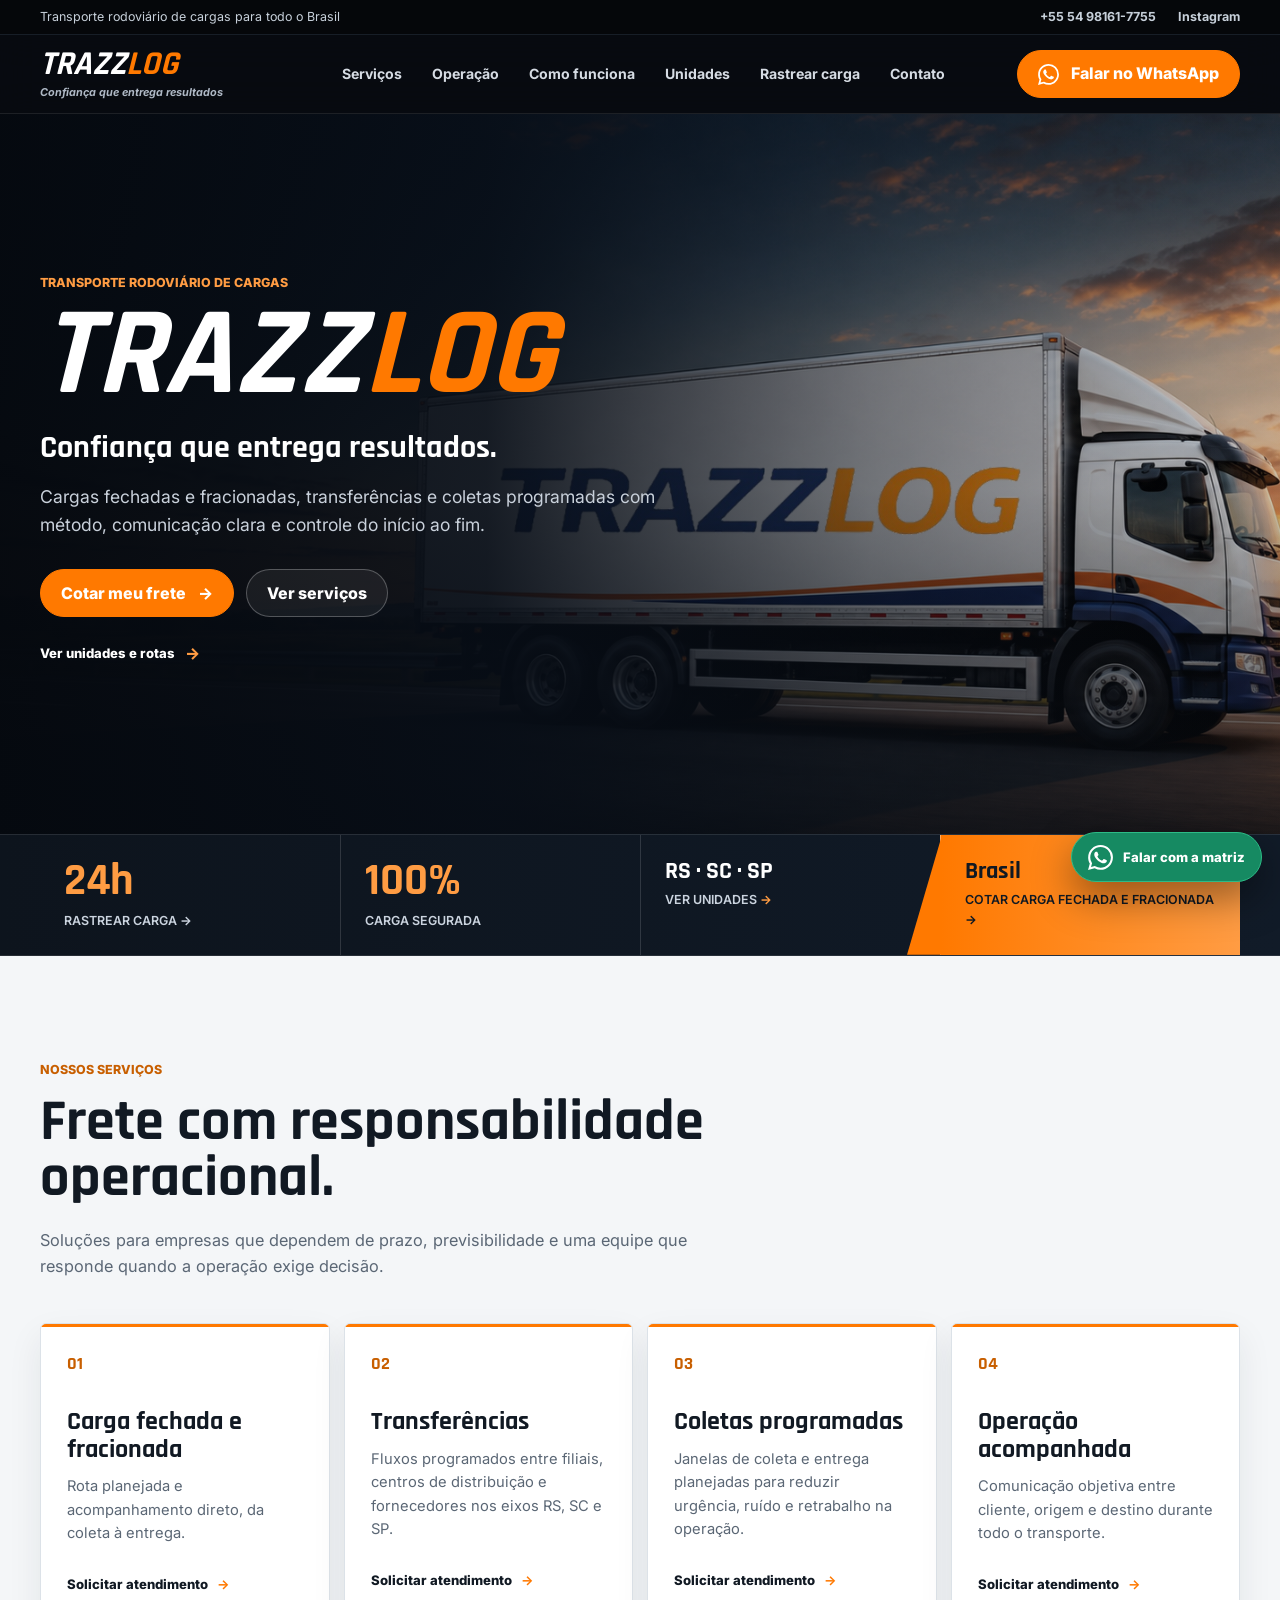
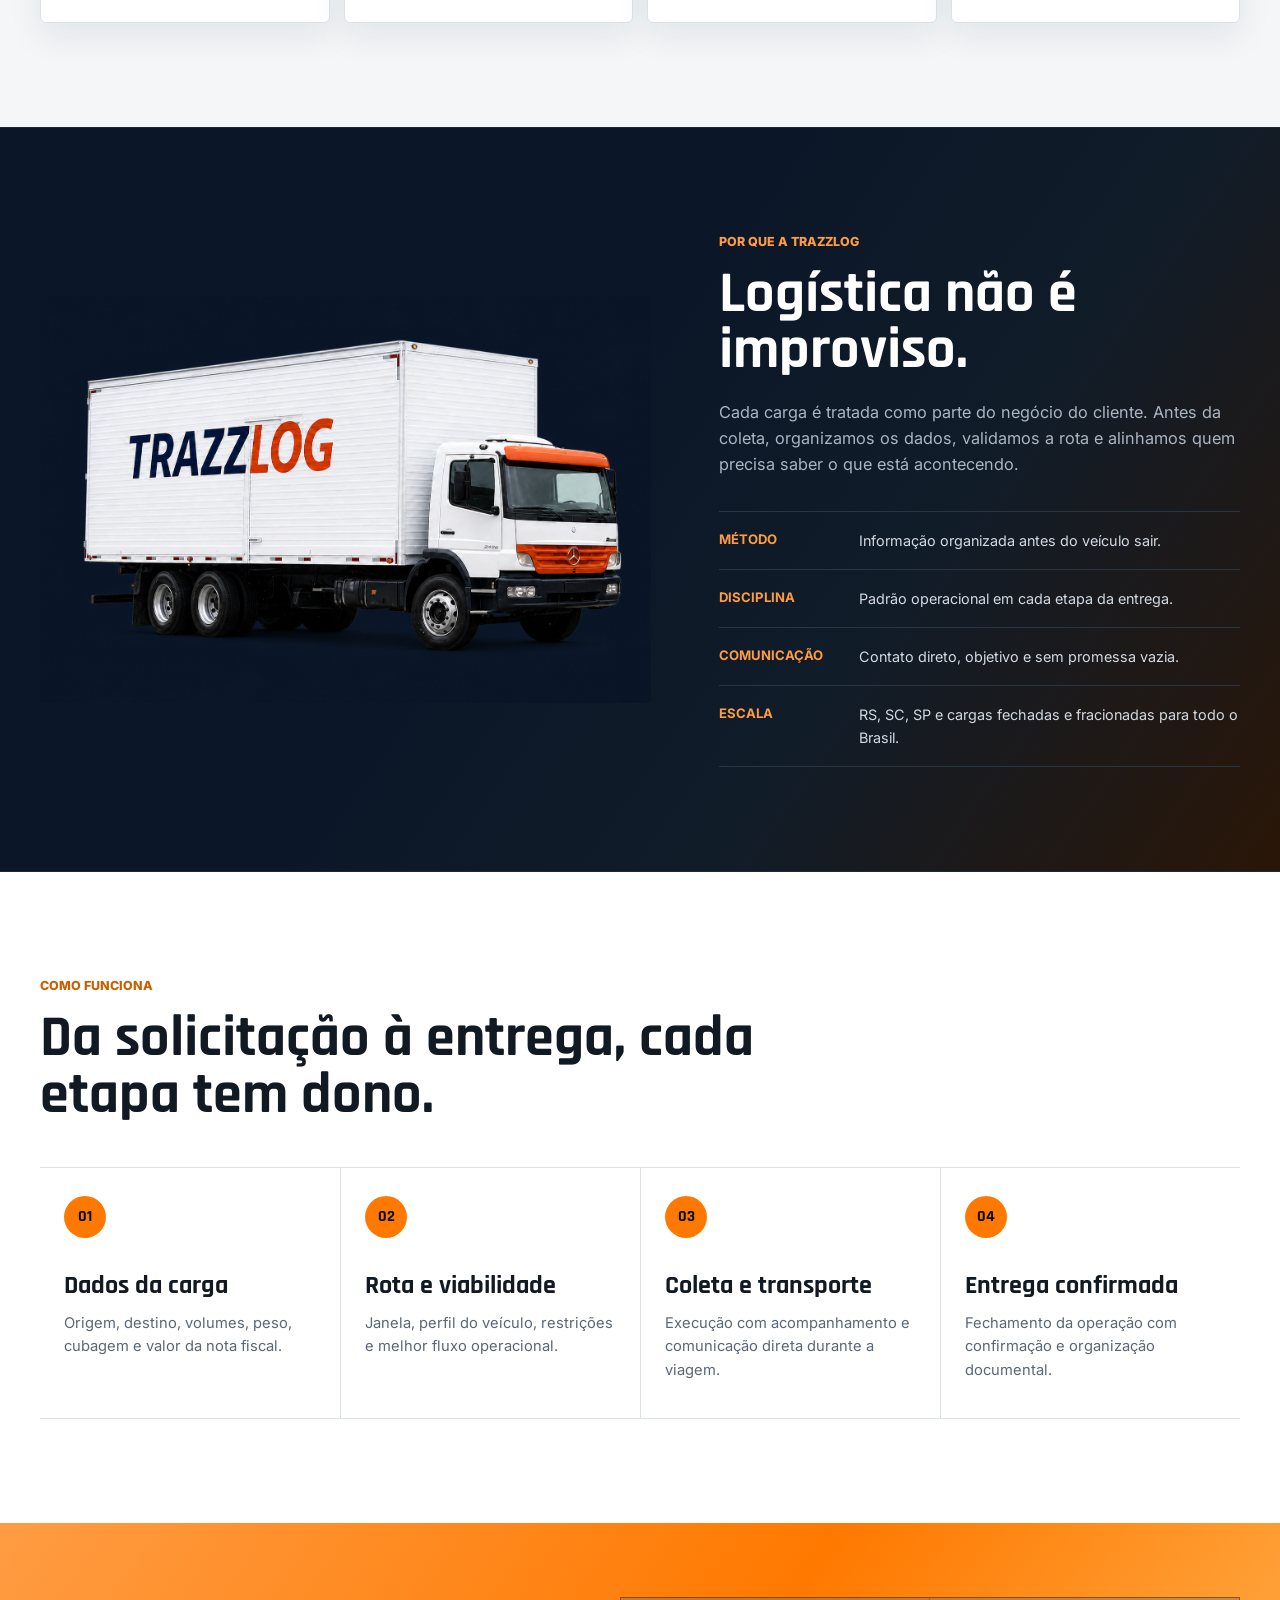
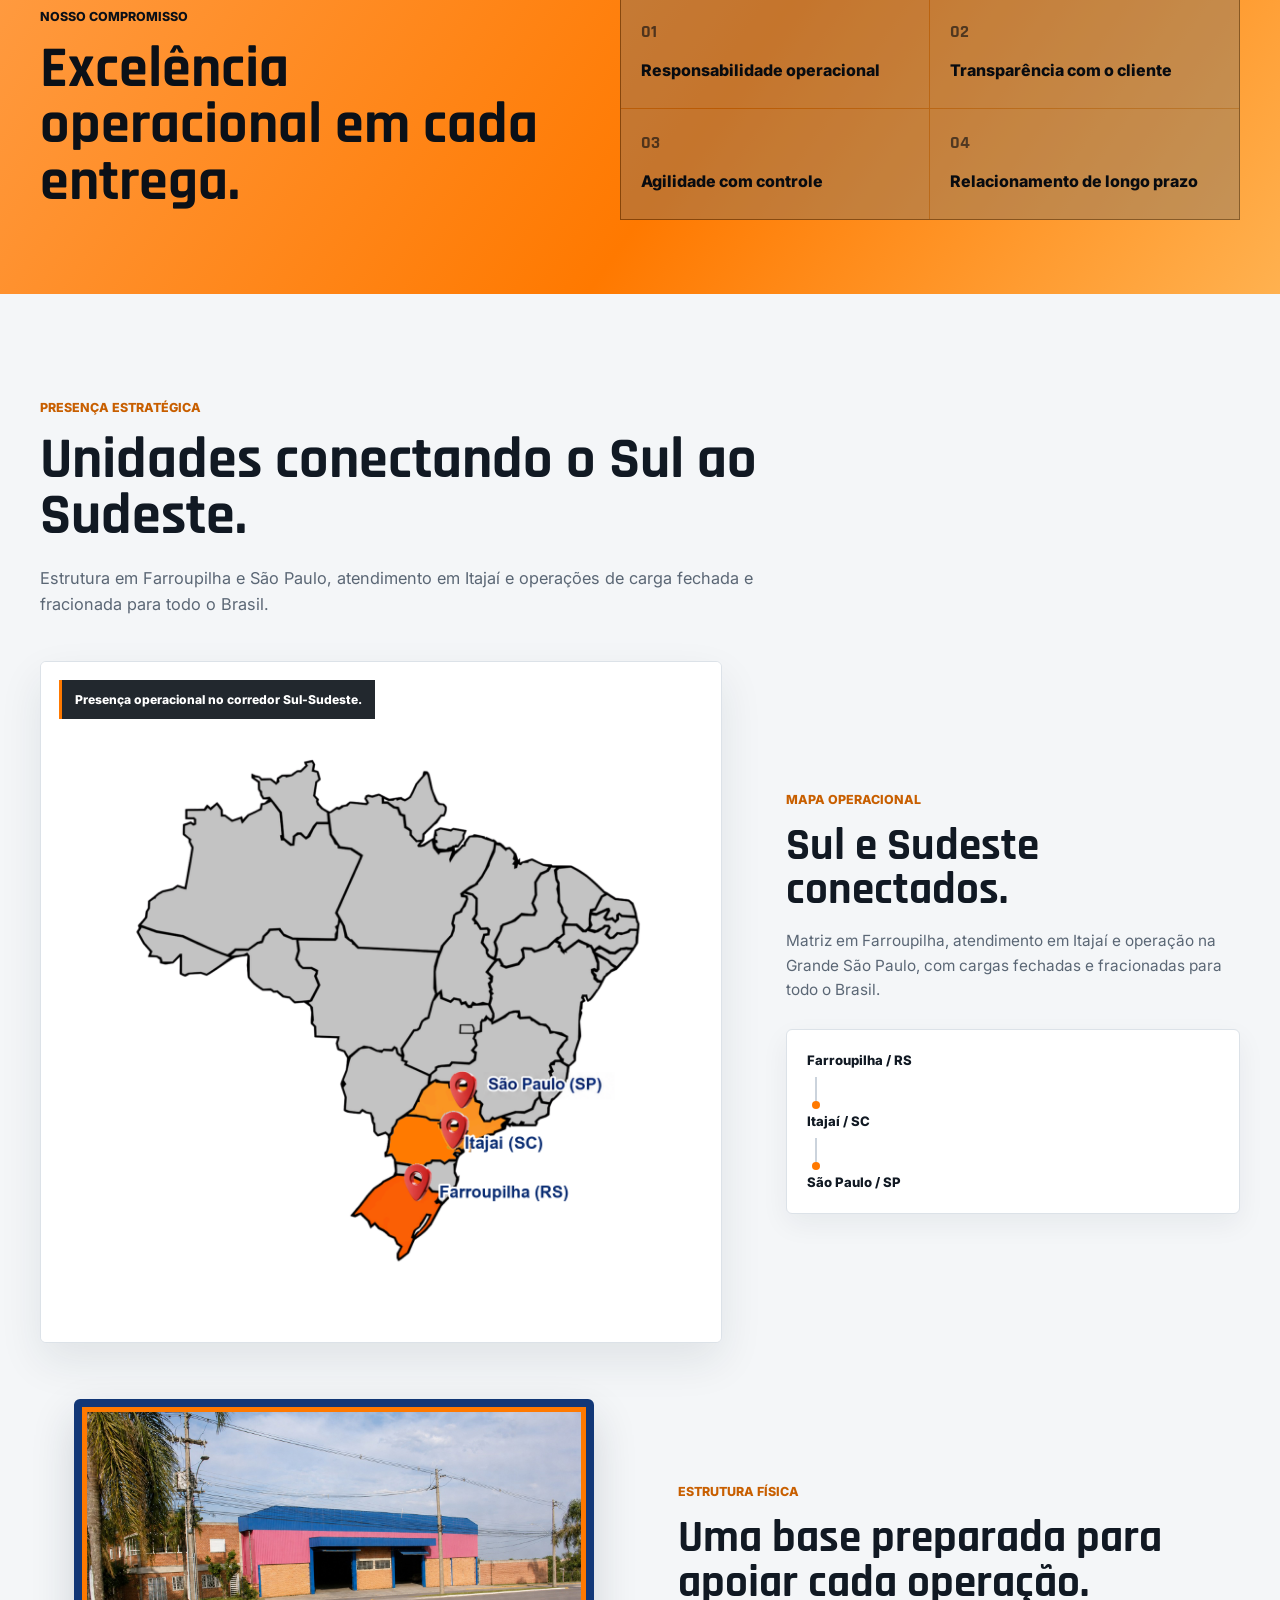
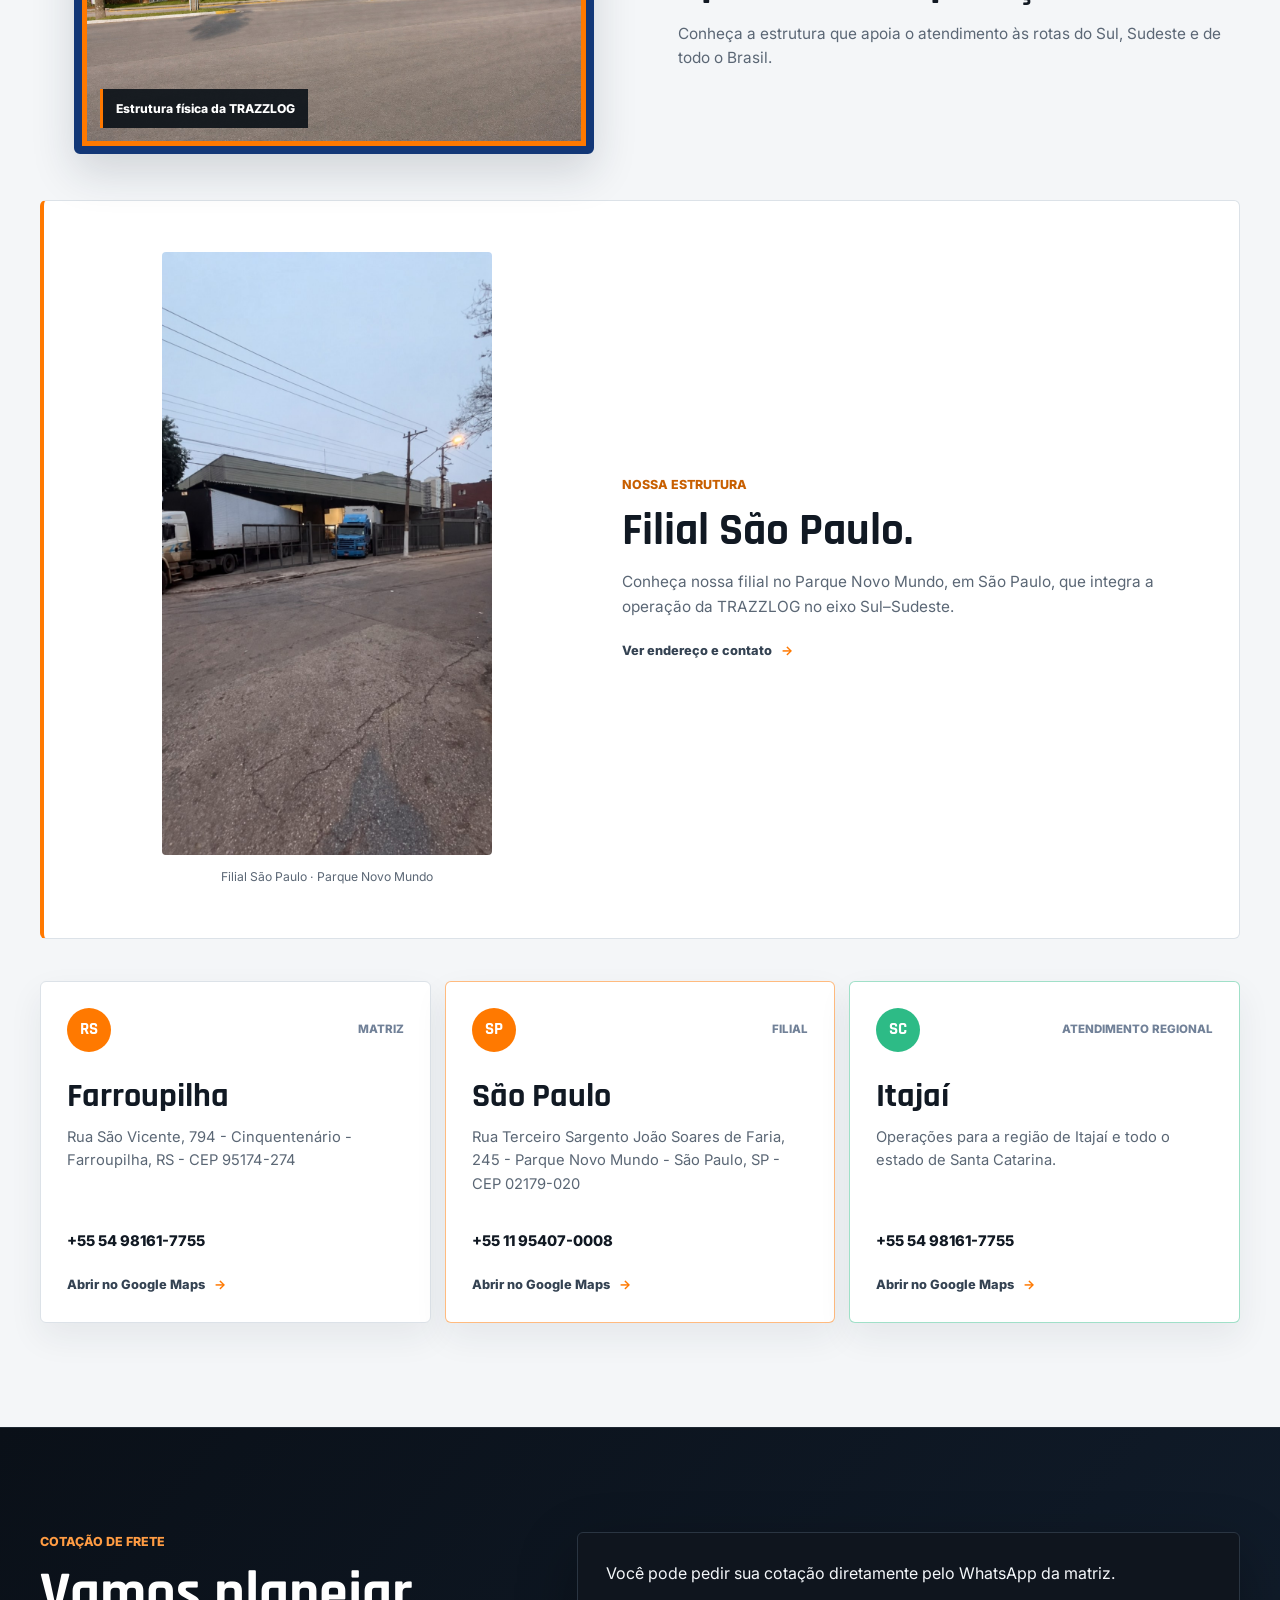
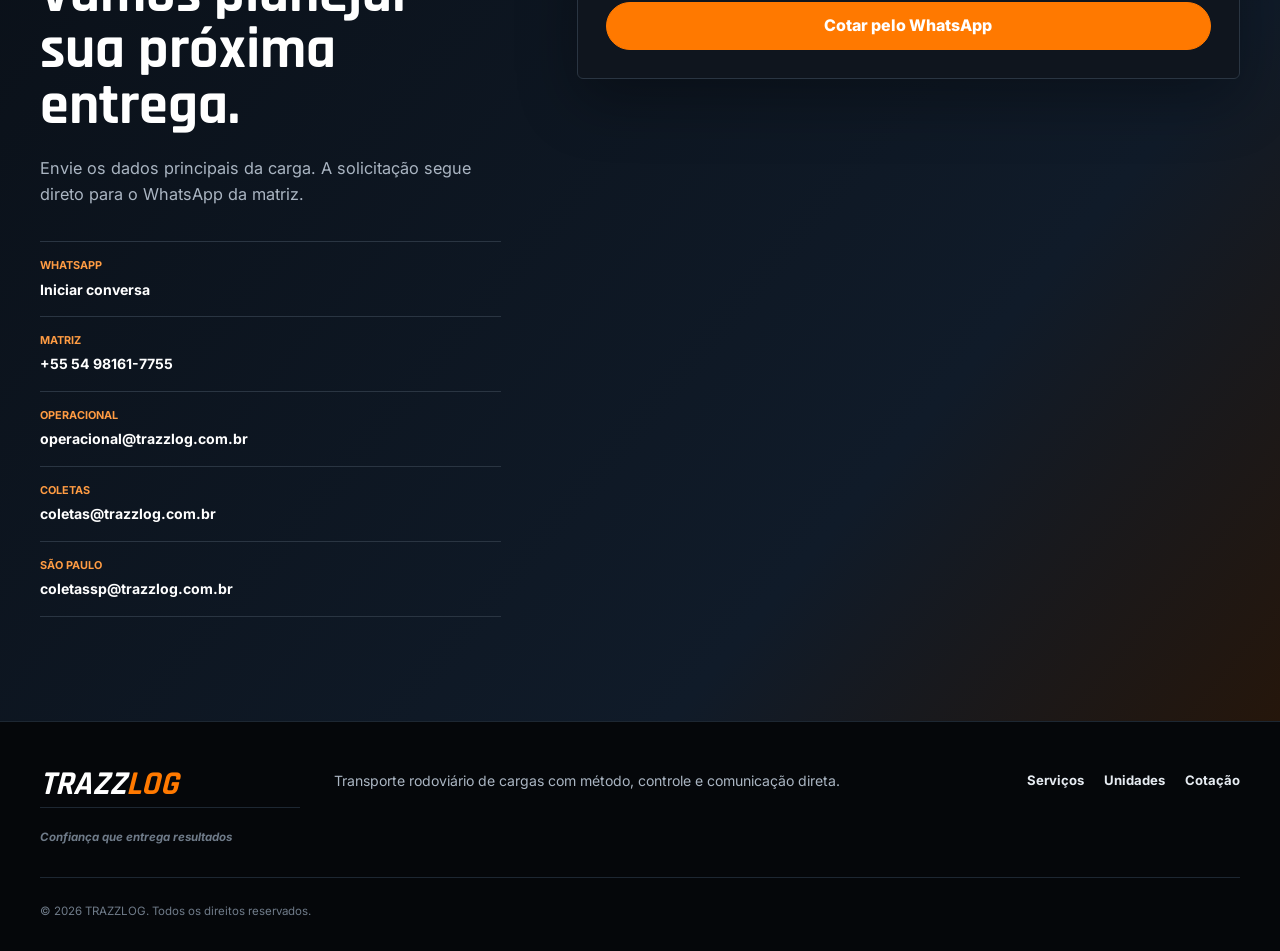
<file: index.html>
<!doctype html><html lang="pt-BR"><head><meta charset="utf-8">
<meta http-equiv="Content-Security-Policy" content="base-uri 'none'; form-action 'none'">
<meta name="referrer" content="strict-origin-when-cross-origin">
<meta name="viewport" content="width=device-width,initial-scale=1"><title>TRAZZLOG | Confiança que entrega resultados</title><meta name="description" content="Transporte rodoviário de cargas fechadas e fracionadas, transferências e coletas programadas com atendimento em RS, SC e SP e operações para todo o Brasil."><meta name="theme-color" content="#080b10"><link rel="canonical" href="https://trazzlog.com.br/"><meta property="og:title" content="TRAZZLOG | Confiança que entrega resultados"><meta property="og:description" content="Cargas fechadas e fracionadas, além de operações dedicadas, com método, comunicação e controle do início ao fim."><meta property="og:url" content="https://trazzlog.com.br/"><meta property="og:site_name" content="trazzlog.com.br"><meta property="og:type" content="website"><meta property="og:locale" content="pt_BR"><meta property="og:image" content="https://trazzlog.com.br/assets/og.png"><meta name="twitter:card" content="summary_large_image"><meta name="twitter:title" content="TRAZZLOG | Confiança que entrega resultados"><meta name="twitter:description" content="Transporte rodoviário de cargas para todo o Brasil."><meta name="twitter:image" content="https://trazzlog.com.br/assets/og.png"><link rel="icon" type="image/svg+xml" href="assets/trazzlog-favicon.svg"><link rel="stylesheet" href="styles.css?v=20261124-https">
<script type="application/ld+json">
{
  "@context": "https://schema.org",
  "@type": "WebSite",
  "name": "trazzlog.com.br",
  "url": "https://trazzlog.com.br/"
}
</script>
</head><body><main id="top"><div class="utility-bar"><div class="shell utility-inner"><span>Transporte rodoviário de cargas para todo o Brasil</span><div><a href="tel:+5554981617755">+55 54 98161-7755</a><a href="https://www.instagram.com/trazzlog" target="_blank" rel="noreferrer">Instagram</a></div></div></div><header class="site-header"><div class="shell header-inner"><a class="brand-link" href="#top"><span class="brand-lockup" aria-label="TRAZZLOG - Confiança que entrega resultados"><strong>TRAZZ<span>LOG</span></strong><small>Confiança que entrega resultados</small></span></a><button class="menu-button" type="button" aria-label="Abrir menu" aria-expanded="false"><span></span><span></span><span></span></button><nav class="site-nav" aria-label="Navegação principal"><a href="#servicos">Serviços</a><a href="#operacao">Operação</a><a href="#processo">Como funciona</a><a href="#unidades">Unidades</a><a href="https://trazzlog.hermesrastreamento.com.br/" target="_blank" rel="noopener noreferrer" aria-label="Rastrear carga no portal do cliente (abre em nova aba)">Rastrear carga</a><a href="#cotacao">Contato</a></nav><a class="header-cta" href="https://wa.me/5554981617755" target="_blank" rel="noreferrer" aria-label="Falar com a matriz pelo WhatsApp"><img class="header-whatsapp-icon" src="assets/whatsapp.svg" alt="" aria-hidden="true"><span class="header-cta-label">Falar no WhatsApp</span></a></div></header><section class="hero" aria-labelledby="hero-title"><div class="hero-media" aria-hidden="true"></div><div class="hero-overlay" aria-hidden="true"></div><div class="shell hero-inner"><div class="hero-copy"><p class="eyebrow">Transporte rodoviário de cargas</p><h1 id="hero-title">TRAZZ<span>LOG</span></h1><p class="hero-tagline">Confiança que entrega resultados.</p><p class="hero-description">Cargas fechadas e fracionadas, transferências e coletas programadas com método, comunicação clara e controle do início ao fim.</p><div class="hero-actions"><a class="button button-primary" href="#cotacao">Cotar meu frete <span aria-hidden="true">-&gt;</span></a><a class="button button-ghost" href="#servicos">Ver serviços</a></div><a class="direction-link" href="#unidades">Ver unidades e rotas <span aria-hidden="true">-&gt;</span></a></div></div></section><section class="proof-band" aria-label="Diferenciais da TRAZZLOG" data-reveal="true"><div class="shell proof-grid"><a class="proof-feature proof-link" href="https://trazzlog.hermesrastreamento.com.br/" target="_blank" rel="noopener noreferrer" aria-label="Rastrear carga no portal do cliente (abre em nova aba)"><strong>24h</strong><span>Rastrear carga <b aria-hidden="true">-&gt;</b></span></a><div class="proof-feature"><strong>100%</strong><span>Carga segurada</span></div><a class="proof-link" href="#unidades"><strong>RS · SC · SP</strong><span>Ver unidades <b aria-hidden="true">-&gt;</b></span></a><a class="proof-link" href="#cotacao"><strong>Brasil</strong><span>Cotar carga fechada e fracionada <b aria-hidden="true">-&gt;</b></span></a></div></section><section class="section services-section" id="servicos" data-reveal="true"><div class="shell"><div class="section-heading"><p class="eyebrow">Nossos serviços</p><h2>Frete com responsabilidade operacional.</h2><p>Soluções para empresas que dependem de prazo, previsibilidade e uma equipe que responde quando a operação exige decisão.</p></div><div class="service-grid"><article class="service-card"><span>01</span><h3>Carga fechada e fracionada</h3><p>Rota planejada e acompanhamento direto, da coleta à entrega.</p><a href="#cotacao">Solicitar atendimento <b aria-hidden="true">-&gt;</b></a></article><article class="service-card"><span>02</span><h3>Transferências</h3><p>Fluxos programados entre filiais, centros de distribuição e fornecedores nos eixos RS, SC e SP.</p><a href="#cotacao">Solicitar atendimento <b aria-hidden="true">-&gt;</b></a></article><article class="service-card"><span>03</span><h3>Coletas programadas</h3><p>Janelas de coleta e entrega planejadas para reduzir urgência, ruído e retrabalho na operação.</p><a href="#cotacao">Solicitar atendimento <b aria-hidden="true">-&gt;</b></a></article><article class="service-card"><span>04</span><h3>Operação acompanhada</h3><p>Comunicação objetiva entre cliente, origem e destino durante todo o transporte.</p><a href="#cotacao">Solicitar atendimento <b aria-hidden="true">-&gt;</b></a></article></div></div></section><section class="operation-band" id="operacao" data-reveal="true"><div class="shell operation-grid"><div class="operation-image"><img src="assets/trazzlog-caminhao-fundo-limpo-v2.png" alt="Caminhão TRAZZLOG em operação" width="1536" height="1024" loading="lazy" decoding="async"></div><div class="operation-copy"><p class="eyebrow">Por que a TRAZZLOG</p><h2>Logística não é improviso.</h2><p>Cada carga é tratada como parte do negócio do cliente. Antes da coleta, organizamos os dados, validamos a rota e alinhamos quem precisa saber o que está acontecendo.</p><ul><li><strong>Método</strong><span>Informação organizada antes do veículo sair.</span></li><li><strong>Disciplina</strong><span>Padrão operacional em cada etapa da entrega.</span></li><li><strong>Comunicação</strong><span>Contato direto, objetivo e sem promessa vazia.</span></li><li><strong>Escala</strong><span>RS, SC, SP e cargas fechadas e fracionadas para todo o Brasil.</span></li></ul></div></div></section><section class="section process-section" id="processo" data-reveal="true"><div class="shell"><div class="section-heading compact"><p class="eyebrow">Como funciona</p><h2>Da solicitação à entrega, cada etapa tem dono.</h2></div><div class="process-grid"><article><span>01</span><h3>Dados da carga</h3><p>Origem, destino, volumes, peso, cubagem e valor da nota fiscal.</p></article><article><span>02</span><h3>Rota e viabilidade</h3><p>Janela, perfil do veículo, restrições e melhor fluxo operacional.</p></article><article><span>03</span><h3>Coleta e transporte</h3><p>Execução com acompanhamento e comunicação direta durante a viagem.</p></article><article><span>04</span><h3>Entrega confirmada</h3><p>Fechamento da operação com confirmação e organização documental.</p></article></div></div></section><section class="values-band" data-reveal="true"><div class="shell values-layout"><div><p class="eyebrow">Nosso compromisso</p><h2>Excelência operacional em cada entrega.</h2></div><div class="values-list"><div><strong>01</strong><span>Responsabilidade operacional</span></div><div><strong>02</strong><span>Transparência com o cliente</span></div><div><strong>03</strong><span>Agilidade com controle</span></div><div><strong>04</strong><span>Relacionamento de longo prazo</span></div></div></div></section><section class="section units-section" id="unidades" data-reveal="true"><div class="shell"><div class="section-heading"><p class="eyebrow">Presença estratégica</p><h2>Unidades conectando o Sul ao Sudeste.</h2><p>Estrutura em Farroupilha e São Paulo, atendimento em Itajaí e operações de carga fechada e fracionada para todo o Brasil.</p></div><div class="units-map-layout"><figure class="units-map-figure"><img src="assets/units-map.png?v=sao-paulo" alt="Mapa operacional da TRAZZLOG com pontos em Farroupilha (RS), Itajaí (SC) e São Paulo (SP)"><figcaption>Presença operacional no corredor Sul-Sudeste.</figcaption></figure><div class="units-map-copy"><p class="eyebrow">Mapa operacional</p><h3>Sul e Sudeste conectados.</h3><p>Matriz em Farroupilha, atendimento em Itajaí e operação na Grande São Paulo, com cargas fechadas e fracionadas para todo o Brasil.</p><div class="route-line" aria-label="Corredor logístico TRAZZLOG"><span>Farroupilha / RS</span><i aria-hidden="true"></i><span>Itajaí / SC</span><i aria-hidden="true"></i><span>São Paulo / SP</span></div></div></div><div class="facility-showcase"><figure class="facility-photo"><img src="assets/estrutura-fisica-trazzlog-v2.jpg" alt="Estrutura física da TRAZZLOG" width="1536" height="1024" loading="lazy" decoding="async"><figcaption>Estrutura física da TRAZZLOG</figcaption></figure><div class="facility-copy"><p class="eyebrow">Estrutura física</p><h3>Uma base preparada para apoiar cada operação.</h3><p>Conheça a estrutura que apoia o atendimento às rotas do Sul, Sudeste e de todo o Brasil.</p></div></div><section class="branch-showcase" id="filial-sao-paulo" aria-labelledby="sp-branch-title"><figure class="branch-photo"><a href="assets/filial-sao-paulo-sem-veiculos-direita.jpeg" target="_blank" rel="noopener noreferrer" aria-label="Ampliar foto da filial de São Paulo"><img src="assets/filial-sao-paulo-sem-veiculos-direita.jpeg" alt="Fachada da filial da TRAZZLOG em São Paulo, com caminhões no acesso ao galpão" width="876" height="1600" loading="lazy" decoding="async"></a><figcaption>Filial São Paulo · Parque Novo Mundo</figcaption></figure><div class="facility-copy"><p class="eyebrow">Nossa estrutura</p><h3 id="sp-branch-title">Filial São Paulo.</h3><p>Conheça nossa filial no Parque Novo Mundo, em São Paulo, que integra a operação da TRAZZLOG no eixo Sul–Sudeste.</p><a class="map-link" href="#unidade-sp">Ver endereço e contato <b aria-hidden="true">-&gt;</b></a></div></section><div class="unit-grid"><article class="unit-card"><div class="unit-topline"><span>RS</span><small>Matriz</small></div><h3>Farroupilha</h3><p>Rua São Vicente, 794 - Cinquentenário - Farroupilha, RS - CEP 95174-274</p><a href="tel:+5554981617755">+55 54 98161-7755</a><a class="map-link" href="https://www.google.com/maps/search/?api=1&amp;query=TRAZZLOG%20Pozumex%20Transportadora%20Rua%20S%C3%A3o%20Vicente%2C%20794%20Farroupilha%20RS" target="_blank" rel="noreferrer">Abrir no Google Maps <b aria-hidden="true">-&gt;</b></a></article><article class="unit-card" id="unidade-sp"><div class="unit-topline"><span>SP</span><small>Filial</small></div><h3>São Paulo</h3><p>Rua Terceiro Sargento João Soares de Faria, 245 - Parque Novo Mundo - São Paulo, SP - CEP 02179-020</p><a href="tel:+5511954070008">+55 11 95407-0008</a><a class="map-link" href="https://www.google.com/maps/search/?api=1&amp;query=TRAZZLOG%20Pozumex%20Transportadora%20Rua%20Terceiro%20Sargento%20Jo%C3%A3o%20Soares%20de%20Faria%2C%20245%20S%C3%A3o%20Paulo%20SP" target="_blank" rel="noreferrer">Abrir no Google Maps <b aria-hidden="true">-&gt;</b></a></article><article class="unit-card"><div class="unit-topline"><span>SC</span><small>Atendimento regional</small></div><h3>Itajaí</h3><p>Operações para a região de Itajaí e todo o estado de Santa Catarina.</p><a href="tel:+5554981617755">+55 54 98161-7755</a><a class="map-link" href="https://www.google.com/maps/search/?api=1&amp;query=Itaja%C3%AD%20Santa%20Catarina" target="_blank" rel="noreferrer">Abrir no Google Maps <b aria-hidden="true">-&gt;</b></a></article></div></div></section><section class="quote-band" id="cotacao" data-reveal="true"><div class="shell quote-layout"><div class="quote-copy"><p class="eyebrow">Cotação de frete</p><h2>Vamos planejar sua próxima entrega.</h2><p>Envie os dados principais da carga. A solicitação segue direto para o WhatsApp da matriz.</p><div class="contact-list"><a href="https://wa.me/5554981617755" target="_blank" rel="noreferrer"><span>WhatsApp</span>Iniciar conversa</a><a href="tel:+5554981617755"><span>Matriz</span>+55 54 98161-7755</a><a href="mailto:operacional@trazzlog.com.br"><span>Operacional</span>operacional@trazzlog.com.br</a><a href="mailto:coletas@trazzlog.com.br"><span>Coletas</span>coletas@trazzlog.com.br</a><a href="mailto:coletassp@trazzlog.com.br"><span>São Paulo</span>coletassp@trazzlog.com.br</a></div></div>
<div class="quote-fallback" id="quote-fallback">
  <p>Você pode pedir sua cotação diretamente pelo WhatsApp da matriz.</p>
  <a class="button button-primary" href="https://wa.me/5554981617755" target="_blank" rel="noopener noreferrer">Cotar pelo WhatsApp</a>
</div>
<template id="quote-template">
<form class="quote-form"><label>Nome<input autocomplete="name" required="" name="name"></label><label>Empresa<input autocomplete="organization" name="company"></label><label>Telefone / WhatsApp<input inputmode="tel" autocomplete="tel" required="" name="phone"></label><label>Modalidade<select name="service"><option selected="">Carga fechada e fracionada</option><option>Transferência</option><option>Coleta programada</option><option>Operação dedicada</option></select></label><label>Origem<input required="" name="origin"></label><label>Destino<input required="" name="destination"></label><label>Volumes<input inputmode="numeric" name="volumes"></label><label>Peso total (kg)<input inputmode="decimal" name="weight"></label><label>Cubagem total (m³)<input inputmode="decimal" name="volume"></label><label>Valor da NF (R$)<input inputmode="decimal" name="invoice"></label><label class="field-wide">Tipo de produto<input required="" name="product"></label><fieldset class="field-wide requirements"><legend>Requisitos</legend><label><input type="checkbox" name="requirements" value="Carga paletizada">Carga paletizada</label><label><input type="checkbox" name="requirements" value="Agendamento">Agendamento</label><label><input type="checkbox" name="requirements" value="Ajudante">Ajudante</label><label><input type="checkbox" name="requirements" value="Seguro específico">Seguro específico</label></fieldset><label class="field-wide">Observações<textarea name="notes" rows="4"></textarea></label><button class="button button-primary field-wide" type="submit">Enviar pelo WhatsApp <span aria-hidden="true">-&gt;</span></button><p class="form-status" aria-live="polite">Solicitação preparada para envio no WhatsApp da matriz.</p></form>
</template>
</div></section><footer class="site-footer"><div class="shell footer-grid"><span class="brand-lockup" aria-label="TRAZZLOG - Confiança que entrega resultados"><strong>TRAZZ<span>LOG</span></strong><small>Confiança que entrega resultados</small></span><p>Transporte rodoviário de cargas com método, controle e comunicação direta.</p><div><a href="#servicos">Serviços</a><a href="#unidades">Unidades</a><a href="#cotacao">Cotação</a></div><small>© 2026 TRAZZLOG. Todos os direitos reservados.</small></div></footer><a class="floating-whatsapp" href="https://wa.me/5554981617755" target="_blank" rel="noreferrer" aria-label="Falar com a matriz pelo WhatsApp"><img class="whatsapp-icon" src="assets/whatsapp.svg" alt="" aria-hidden="true">Falar com a matriz</a></main><script src="script.js?v=20261124-https"></script></body></html>
</file>
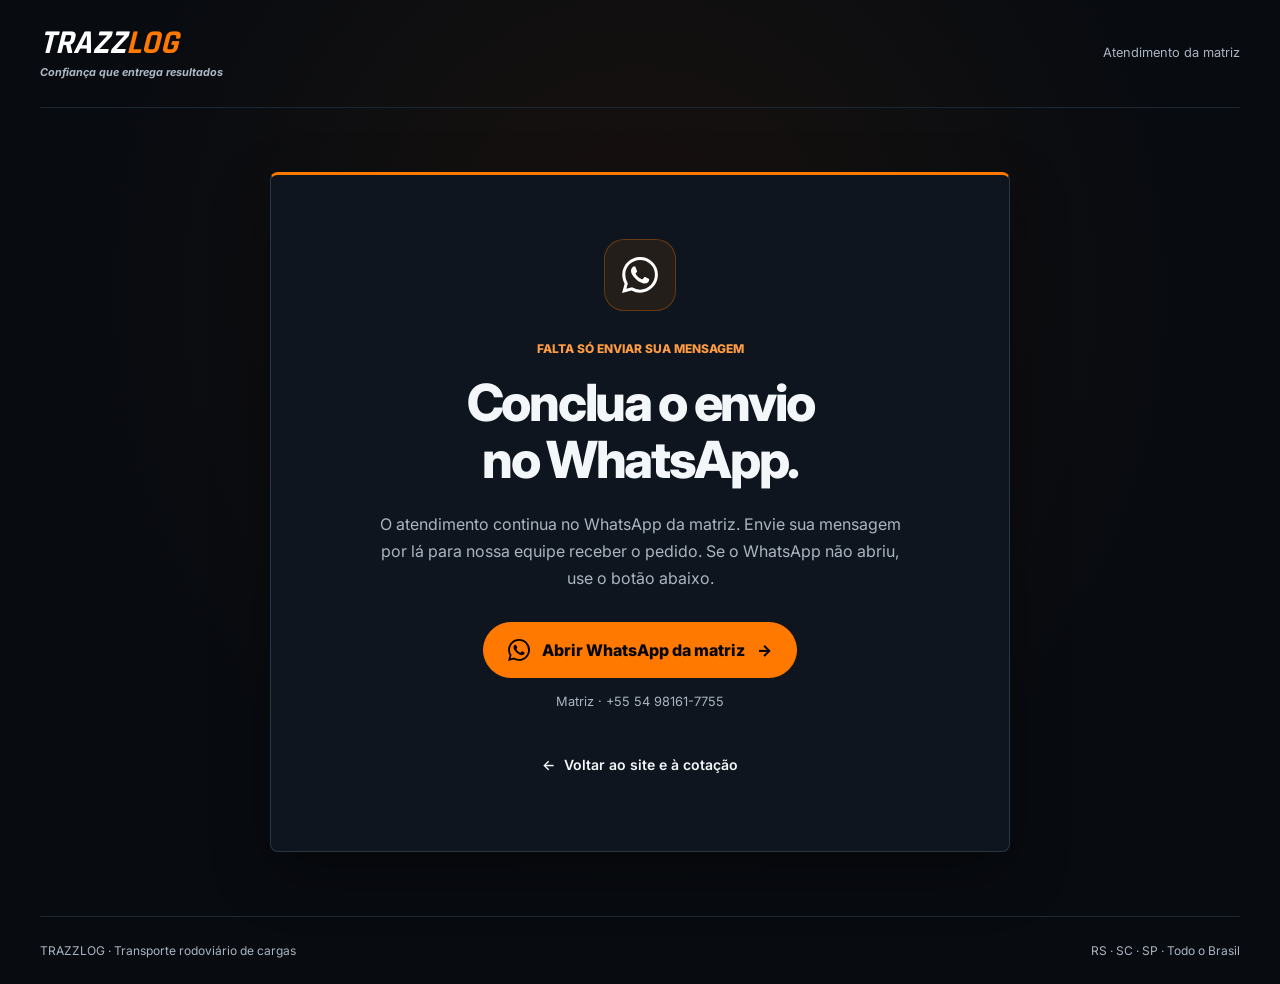
<file: solicitacao-recebida/index.html>
<!doctype html>
<html lang="pt-BR">
  <head>
    <meta charset="utf-8">
    <meta http-equiv="Content-Security-Policy" content="base-uri 'none'; form-action 'none'">
    <meta name="viewport" content="width=device-width, initial-scale=1">
    <title>Continue no WhatsApp | TRAZZLOG</title>
    <meta name="description" content="Continue seu atendimento com a matriz da TRAZZLOG pelo WhatsApp.">
    <meta name="robots" content="noindex,follow">
    <meta name="referrer" content="no-referrer">
    <meta name="theme-color" content="#080b10">
    <link rel="icon" type="image/svg+xml" href="../assets/trazzlog-favicon.svg">
    <link rel="stylesheet" href="../styles.css?v=20260825-1">
    <link rel="stylesheet" href="confirmation.css">
    <script src="confirmation.js?v=20261124-https" defer></script>
  </head>
  <body class="confirmation-page">
    <header class="confirmation-header shell">
      <a class="brand-link" href="../" aria-label="TRAZZLOG — Página inicial">
        <span class="brand-lockup">
          <strong>TRAZZ<span>LOG</span></strong>
          <small>Confiança que entrega resultados</small>
        </span>
      </a>
      <span class="confirmation-header-label">Atendimento da matriz</span>
    </header>

    <main class="confirmation-main shell">
      <section class="confirmation-card" aria-labelledby="confirmation-title">
        <div class="confirmation-icon" aria-hidden="true">
          <img src="../assets/whatsapp.svg" alt="" width="36" height="36">
        </div>
        <p class="eyebrow">Falta só enviar sua mensagem</p>
        <h1 id="confirmation-title">Conclua o envio no WhatsApp.</h1>
        <p id="confirmation-description" class="confirmation-description">O atendimento continua no WhatsApp da matriz. Envie sua mensagem por lá para nossa equipe receber o pedido. Se o WhatsApp não abriu, use o botão abaixo.</p>

        <a class="button button-primary confirmation-cta" data-whatsapp-continue href="https://wa.me/5554981617755" rel="noopener noreferrer">
          <img src="../assets/whatsapp.svg" alt="" aria-hidden="true" width="22" height="22">
          <span>Abrir WhatsApp da matriz</span>
          <span aria-hidden="true">→</span>
        </a>

        <p class="confirmation-number">Matriz · +55 54 98161-7755</p>
        <a class="confirmation-back" href="../#cotacao"><span aria-hidden="true">←</span> Voltar ao site e à cotação</a>
      </section>
    </main>

    <footer class="confirmation-footer shell">
      <p>TRAZZLOG · Transporte rodoviário de cargas</p>
      <span>RS · SC · SP · Todo o Brasil</span>
    </footer>
  </body>
</html>
</file>
<file: styles.css>
@import url("https://fonts.googleapis.com/css2?family=Inter:wght@400;500;600;700;800&family=Rajdhani:wght@600;700&display=swap");

:root {
  --bg: #080b10;
  --bg-deep: #05070a;
  --surface: #0f151e;
  --surface-2: #151e29;
  --surface-3: #1b2633;
  --line: #2a3542;
  --line-soft: #1d2732;
  --text: #f4f7fa;
  --muted: #aab5c2;
  --steel: #718198;
  --orange: #ff7900;
  --orange-light: #ff9c43;
  --green: #2dbb86;
  --light-bg: #f4f6f8;
  --light-surface: #ffffff;
  --light-text: #111923;
  --light-muted: #5b6775;
  --radius: 6px;
  --shadow: 0 22px 60px rgba(0, 0, 0, 0.32);
  --shell: 1200px;
}

* {
  box-sizing: border-box;
}

html {
  scroll-behavior: smooth;
  background: var(--bg);
}

body {
  margin: 0;
  color: var(--text);
  background: var(--bg);
  font-family: "Inter", "Segoe UI", Arial, sans-serif;
  font-size: 16px;
  line-height: 1.6;
}

body,
button,
input,
select,
textarea {
  letter-spacing: 0;
}

a {
  color: inherit;
  text-decoration: none;
}

button,
input,
select,
textarea {
  font: inherit;
}

button,
a {
  -webkit-tap-highlight-color: transparent;
}

img {
  display: block;
  max-width: 100%;
}

.shell {
  width: min(var(--shell), calc(100% - 48px));
  margin-inline: auto;
}

.utility-bar {
  min-height: 34px;
  color: #c7d0da;
  background: var(--bg-deep);
  border-bottom: 1px solid #171e27;
  font-size: 0.78rem;
}

.utility-inner {
  display: flex;
  align-items: center;
  justify-content: space-between;
  gap: 20px;
  min-height: 34px;
}

.utility-inner > div {
  display: flex;
  gap: 22px;
}

.utility-inner a {
  font-weight: 700;
}

.utility-inner a:hover,
.utility-inner a:focus-visible {
  color: var(--orange-light);
}

.site-header {
  position: sticky;
  top: 0;
  z-index: 50;
  background: rgba(8, 11, 16, 0.94);
  border-bottom: 1px solid rgba(255, 255, 255, 0.09);
  backdrop-filter: blur(18px);
}

.header-inner {
  position: relative;
  display: grid;
  grid-template-columns: auto 1fr auto;
  align-items: center;
  gap: 34px;
  min-height: 78px;
}

.brand-link {
  display: inline-flex;
  min-width: 230px;
}

.brand-lockup {
  display: grid;
  line-height: 1;
}

.brand-lockup strong {
  color: #ffffff;
  font-family: "Rajdhani", "Arial Narrow", Arial, sans-serif;
  font-size: 2.1rem;
  font-style: italic;
  line-height: 0.9;
}

.brand-lockup strong span {
  color: var(--orange);
}

.brand-lockup small {
  margin-top: 7px;
  color: #aeb8c5;
  font-size: 0.68rem;
  font-style: italic;
  font-weight: 700;
  white-space: nowrap;
}

.site-nav {
  display: flex;
  align-items: center;
  justify-content: center;
  gap: 30px;
}

.site-nav a {
  position: relative;
  min-height: 44px;
  padding: 12px 0;
  color: #d6dce4;
  font-size: 0.88rem;
  font-weight: 700;
}

.site-nav a::after {
  content: "";
  position: absolute;
  right: 0;
  bottom: 7px;
  left: 0;
  height: 2px;
  background: var(--orange);
  transform: scaleX(0);
  transform-origin: left;
  transition: transform 180ms ease;
}

.site-nav a:hover,
.site-nav a:focus-visible {
  color: #ffffff;
}

.site-nav a:hover::after,
.site-nav a:focus-visible::after {
  transform: scaleX(1);
}

.header-cta,
.button {
  display: inline-flex;
  align-items: center;
  justify-content: center;
  gap: 12px;
  min-height: 48px;
  padding: 12px 20px;
  border: 1px solid transparent;
  border-radius: 999px;
  font-weight: 800;
  line-height: 1.1;
  cursor: pointer;
  transition:
    background-color 180ms ease,
    border-color 180ms ease,
    color 180ms ease,
    transform 180ms ease;
}

.header-cta,
.button-primary {
  color: #ffffff;
  background: var(--orange);
  border-color: var(--orange);
}

.header-cta:hover,
.header-cta:focus-visible,
.button-primary:hover,
.button-primary:focus-visible {
  background: #e66d00;
  border-color: #e66d00;
  transform: translateY(-2px);
}

.header-whatsapp-icon {
  width: 21px;
  height: 21px;
  flex: 0 0 21px;
}

.button-ghost {
  color: #ffffff;
  background: rgba(255, 255, 255, 0.06);
  border-color: rgba(255, 255, 255, 0.26);
}

.button-ghost:hover,
.button-ghost:focus-visible {
  background: rgba(255, 255, 255, 0.12);
  border-color: rgba(255, 255, 255, 0.5);
}

.menu-button {
  display: none;
  width: 46px;
  height: 46px;
  padding: 0;
  color: #ffffff;
  background: transparent;
  border: 1px solid var(--line);
  border-radius: 50%;
}

.menu-button span {
  display: block;
  width: 20px;
  height: 2px;
  margin: 4px auto;
  background: currentColor;
}

.hero {
  position: relative;
  isolation: isolate;
  display: grid;
  min-height: min(720px, calc(100svh - 118px));
  overflow: hidden;
  background: #0b1119;
}

.hero-media,
.hero-overlay {
  position: absolute;
  inset: 0;
}

.hero-media {
  z-index: -2;
  background-image: url("assets/trazzlog-hero.png");
  background-position: center;
  background-size: cover;
  transform: scale(1.04);
  animation: hero-drift 16s ease-in-out infinite alternate;
}

.hero-overlay {
  z-index: -1;
  background:
    linear-gradient(90deg, rgba(5, 9, 15, 0.98) 0%, rgba(7, 13, 22, 0.92) 38%, rgba(8, 14, 23, 0.48) 68%, rgba(8, 11, 16, 0.16) 100%),
    linear-gradient(0deg, rgba(8, 11, 16, 0.76) 0%, rgba(8, 11, 16, 0.04) 48%);
}

.hero-inner {
  display: grid;
  grid-template-columns: minmax(0, 760px);
  align-items: center;
  gap: 40px;
  padding-top: 64px;
  padding-bottom: 64px;
}

.hero-copy {
  align-self: center;
}

.eyebrow {
  margin: 0 0 14px;
  color: var(--orange-light);
  font-size: 0.78rem;
  font-weight: 800;
  text-transform: uppercase;
}

.hero h1,
.section-heading h2,
.operation-copy h2,
.values-layout h2,
.quote-copy h2 {
  margin: 0;
  font-family: "Rajdhani", "Arial Narrow", Arial, sans-serif;
  font-weight: 700;
  letter-spacing: 0;
}

.hero h1 {
  color: #ffffff;
  font-size: 7.8rem;
  font-style: italic;
  line-height: 0.78;
}

.hero h1 span {
  color: var(--orange);
}

.hero-tagline {
  margin: 26px 0 0;
  color: #ffffff;
  font-family: "Rajdhani", "Arial Narrow", Arial, sans-serif;
  font-size: 2rem;
  font-weight: 700;
  line-height: 1.1;
}

.hero-description {
  max-width: 650px;
  margin: 18px 0 0;
  color: #c9d1db;
  font-size: 1.1rem;
}

.hero-actions {
  display: flex;
  flex-wrap: wrap;
  gap: 12px;
  margin-top: 30px;
}

.direction-link {
  display: inline-flex;
  align-items: center;
  gap: 10px;
  width: fit-content;
  min-height: 44px;
  margin-top: 14px;
  color: #ffffff;
  font-size: 0.82rem;
  font-weight: 800;
}

.direction-link span {
  color: var(--orange-light);
  font-size: 1rem;
  transition: transform 180ms ease;
}

.direction-link:hover span,
.direction-link:focus-visible span {
  transform: translateX(5px);
}

.proof-band {
  background: linear-gradient(90deg, #0d141d 0%, #111b28 100%);
  border-top: 1px solid rgba(255, 255, 255, 0.1);
  border-bottom: 1px solid rgba(255, 255, 255, 0.1);
}

.proof-grid {
  display: grid;
  grid-template-columns: repeat(4, minmax(0, 1fr));
}

.proof-grid > * {
  display: block;
  min-width: 0;
  min-height: 116px;
  padding: 24px;
}

.proof-grid > * + * {
  border-left: 1px solid rgba(255, 255, 255, 0.14);
}

.proof-grid strong,
.proof-grid span {
  display: block;
}

.proof-grid strong {
  color: #ffffff;
  font-family: "Rajdhani", "Arial Narrow", Arial, sans-serif;
  font-size: 1.5rem;
  line-height: 1;
}

.proof-grid span {
  margin-top: 7px;
  color: #cbd4df;
  font-size: 0.78rem;
  font-weight: 600;
  text-transform: uppercase;
}

.proof-feature strong {
  color: var(--orange-light);
  font-size: 2.8rem;
  animation: metric-glow 3.6s ease-in-out infinite;
}

.proof-feature:nth-child(2) strong {
  animation-delay: -1.8s;
}

.proof-link {
  position: relative;
  transition:
    background-color 180ms ease,
    transform 180ms ease;
}

.proof-link > * {
  position: relative;
  z-index: 1;
}

.proof-link:nth-child(3),
.proof-link:nth-child(3) strong {
  color: #ffffff;
}

.proof-link:nth-child(3) span {
  color: #cbd4df;
}

.proof-link:nth-child(3) b {
  color: var(--orange-light);
}

.proof-link:nth-child(4),
.proof-link:nth-child(4) strong,
.proof-link:nth-child(4) span,
.proof-link:nth-child(4) b {
  color: #111923;
}

.proof-link:nth-child(4) {
  background: linear-gradient(90deg, #ff7900 0%, #ff9c43 100%);
}

.proof-link:nth-child(4)::before {
  content: "";
  position: absolute;
  z-index: 0;
  top: 0;
  bottom: 0;
  left: -34px;
  width: 35px;
  background: #ff7900;
  clip-path: polygon(100% 0, 100% 100%, 0 100%);
  pointer-events: none;
}

.proof-link b {
  display: inline-block;
  animation: arrow-drift 1.8s ease-in-out infinite;
}

.proof-link:hover,
.proof-link:focus-visible {
  background: rgba(255, 255, 255, 0.22);
  transform: translateY(-3px);
}

.proof-link:nth-child(4):hover,
.proof-link:nth-child(4):focus-visible {
  background: linear-gradient(90deg, #ff8a23 0%, #ffac62 100%);
}

.section {
  padding: 104px 0;
}

.section-heading {
  max-width: 850px;
  margin-bottom: 44px;
}

.section-heading.compact {
  max-width: 720px;
}

.section-heading h2,
.operation-copy h2,
.values-layout h2,
.quote-copy h2 {
  color: #ffffff;
  font-size: 3.6rem;
  line-height: 0.98;
}

.section-heading > p:not(.eyebrow),
.operation-copy > p:not(.eyebrow),
.quote-copy > p:not(.eyebrow) {
  max-width: 720px;
  margin: 20px 0 0;
  color: var(--muted);
  font-size: 1.02rem;
}

.services-section {
  color: var(--light-text);
  background: var(--light-bg);
}

.services-section .section-heading h2,
.process-section .section-heading h2,
.units-section .section-heading h2 {
  color: var(--light-text);
}

.services-section .eyebrow,
.process-section .eyebrow,
.units-section .eyebrow {
  color: #c85f00;
}

.services-section .section-heading > p:not(.eyebrow),
.units-section .section-heading > p:not(.eyebrow) {
  color: var(--light-muted);
}

.service-grid {
  display: grid;
  grid-template-columns: repeat(4, minmax(0, 1fr));
  gap: 14px;
}

.service-card {
  position: relative;
  display: grid;
  align-content: start;
  min-height: 300px;
  padding: 26px;
  overflow: hidden;
  background: var(--light-surface);
  border: 1px solid #dce2e8;
  border-radius: var(--radius);
  box-shadow: 0 14px 34px rgba(25, 39, 56, 0.08);
  transition:
    border-color 180ms ease,
    transform 180ms ease;
}

.service-card::before {
  content: "";
  position: absolute;
  top: 0;
  right: 0;
  left: 0;
  height: 3px;
  background: var(--orange);
}

.service-card:hover {
  border-color: rgba(255, 121, 0, 0.55);
  transform: translateY(-4px);
}

.service-card > span {
  color: #c85f00;
  font-family: "Rajdhani", "Arial Narrow", Arial, sans-serif;
  font-size: 1.1rem;
  font-weight: 700;
}

.service-card h3,
.process-grid h3,
.unit-card h3 {
  margin: 30px 0 12px;
  color: var(--light-text);
  font-family: "Rajdhani", "Arial Narrow", Arial, sans-serif;
  font-size: 1.65rem;
  line-height: 1.05;
}

.service-card p,
.process-grid p,
.unit-card p {
  margin: 0;
  color: var(--light-muted);
  font-size: 0.92rem;
}

.service-card a {
  align-self: end;
  display: inline-flex;
  align-items: center;
  gap: 9px;
  width: fit-content;
  margin-top: 28px;
  color: var(--light-text);
  font-size: 0.82rem;
  font-weight: 800;
}

.service-card a b,
.map-link b {
  color: var(--orange);
}

.operation-band {
  padding: 104px 0;
  background: linear-gradient(
    125deg,
    #0b1728 0%,
    #0b1728 44%,
    #111c29 68%,
    #2a1607 100%
  );
  border-top: 1px solid var(--line-soft);
  border-bottom: 1px solid var(--line-soft);
}

.operation-grid {
  display: grid;
  grid-template-columns: minmax(0, 1.08fr) minmax(340px, 0.92fr);
  gap: 68px;
  align-items: center;
}

.operation-image {
  display: grid;
  place-items: center;
  width: min(100%, 720px);
  aspect-ratio: 3 / 2;
  margin-inline: auto;
  overflow: hidden;
  background: #0b1728;
  border-radius: 4px;
}

.operation-image img {
  display: block;
  width: 100%;
  height: 100%;
  aspect-ratio: 3 / 2;
  object-fit: cover;
  object-position: center;
  transition: transform 600ms ease;
}

.operation-image:hover img {
  transform: scale(1.012);
}

.operation-copy > p:not(.eyebrow) {
  max-width: 600px;
}

.operation-copy ul {
  display: grid;
  gap: 0;
  padding: 0;
  margin: 34px 0 0;
  list-style: none;
  border-top: 1px solid var(--line);
}

.operation-copy li {
  display: grid;
  grid-template-columns: 122px 1fr;
  gap: 18px;
  padding: 17px 0;
  border-bottom: 1px solid var(--line);
}

.operation-copy li strong {
  color: var(--orange-light);
  font-size: 0.82rem;
  text-transform: uppercase;
}

.operation-copy li span {
  color: #d2d9e2;
  font-size: 0.9rem;
}

.process-section {
  color: var(--light-text);
  background: #ffffff;
}

.process-grid {
  display: grid;
  grid-template-columns: repeat(4, minmax(0, 1fr));
  border-top: 1px solid #dce2e8;
  border-bottom: 1px solid #dce2e8;
}

.process-grid article {
  min-height: 250px;
  padding: 28px 24px;
}

.process-grid article + article {
  border-left: 1px solid #dce2e8;
}

.process-grid > article > span {
  display: grid;
  place-items: center;
  width: 42px;
  height: 42px;
  color: #080b10;
  background: var(--orange);
  border-radius: 50%;
  font-family: "Rajdhani", "Arial Narrow", Arial, sans-serif;
  font-weight: 700;
}

.process-grid h3 {
  margin-top: 34px;
}

.values-band {
  padding: 74px 0;
  color: #0b1017;
  background: linear-gradient(125deg, #ff9c43 0%, #ff7900 55%, #ffb14f 100%);
}

.values-layout {
  display: grid;
  grid-template-columns: minmax(0, 0.9fr) minmax(0, 1.1fr);
  gap: 72px;
  align-items: center;
}

.values-layout .eyebrow,
.values-layout h2 {
  color: #0b1017;
}

.values-list {
  display: grid;
  grid-template-columns: repeat(2, minmax(0, 1fr));
  gap: 1px;
  background: rgba(8, 11, 16, 0.28);
  border: 1px solid rgba(8, 11, 16, 0.28);
}

.values-list div {
  min-height: 110px;
  padding: 20px;
  background: rgba(255, 255, 255, 0.16);
}

.values-list strong,
.values-list span {
  display: block;
}

.values-list strong {
  color: rgba(8, 11, 16, 0.62);
  font-family: "Rajdhani", "Arial Narrow", Arial, sans-serif;
  font-size: 1.1rem;
}

.values-list span {
  margin-top: 14px;
  color: #080b10;
  font-weight: 800;
  line-height: 1.25;
}

.units-section {
  color: var(--light-text);
  background: var(--light-bg);
}

.units-map-layout {
  display: grid;
  grid-template-columns: minmax(0, 1.08fr) minmax(320px, 0.72fr);
  align-items: center;
  gap: clamp(34px, 5vw, 70px);
  margin-bottom: 34px;
}

.units-map-figure {
  position: relative;
  margin: 0;
  overflow: hidden;
  background: #ffffff;
  border: 1px solid #dce2e8;
  border-radius: var(--radius);
  box-shadow: 0 18px 44px rgba(25, 39, 56, 0.09);
}

.units-map-figure img {
  display: block;
  width: 100%;
  aspect-ratio: 1 / 1;
  object-fit: contain;
  transition: transform 520ms ease;
}

.units-map-figure:hover img {
  transform: scale(1.018);
}

.units-map-figure figcaption {
  position: absolute;
  top: 18px;
  left: 18px;
  max-width: calc(100% - 36px);
  padding: 10px 13px;
  color: #ffffff;
  background: rgba(11, 17, 24, 0.9);
  border-left: 3px solid var(--orange);
  font-size: 0.76rem;
  font-weight: 800;
}

.units-map-copy h3 {
  margin: 12px 0 16px;
  color: var(--light-text);
  font-family: "Rajdhani", "Arial Narrow", Arial, sans-serif;
  font-size: 2.8rem;
  line-height: 1;
}

.units-map-copy > p:not(.eyebrow) {
  margin: 0;
  color: var(--light-muted);
  font-size: 0.96rem;
}

.facility-showcase {
  display: grid;
  grid-template-columns: minmax(0, 0.92fr) minmax(320px, 0.88fr);
  align-items: center;
  gap: clamp(30px, 4vw, 52px);
  margin: 52px 0 42px;
}

.facility-photo {
  position: relative;
  justify-self: center;
  width: min(calc(100% - 8px), 520px);
  margin: 4px;
  padding: 5px;
  overflow: hidden;
  background: var(--orange);
  border: 8px solid #123777;
  border-radius: var(--radius);
  box-shadow: 0 18px 44px rgba(25, 39, 56, 0.16);
}

.facility-photo img {
  width: 100%;
  height: auto;
  aspect-ratio: 3 / 2;
  object-fit: cover;
  transition: transform 600ms ease;
}

.facility-photo:hover img {
  transform: scale(1.018);
}

.facility-photo figcaption {
  position: absolute;
  right: 18px;
  bottom: 18px;
  left: 18px;
  width: fit-content;
  max-width: calc(100% - 36px);
  padding: 10px 13px;
  color: #ffffff;
  background: rgba(11, 17, 24, 0.9);
  border-left: 3px solid var(--orange);
  font-size: 0.76rem;
  font-weight: 800;
}

.facility-copy h3 {
  margin: 12px 0 16px;
  color: var(--light-text);
  font-family: "Rajdhani", "Arial Narrow", Arial, sans-serif;
  font-size: 2.8rem;
  line-height: 1;
}

.facility-copy > p:not(.eyebrow) {
  margin: 0;
  color: var(--light-muted);
  font-size: 0.96rem;
}

.branch-showcase {
  display: grid;
  grid-template-columns: minmax(0, 0.9fr) minmax(0, 1.1fr);
  align-items: center;
  gap: clamp(28px, 5vw, 64px);
  margin: 42px 0;
  padding: clamp(24px, 4vw, 52px);
  background: #ffffff;
  border: 1px solid #dce2e8;
  border-left: 4px solid var(--orange);
  border-radius: var(--radius);
}

.branch-photo {
  justify-self: center;
  width: min(100%, 330px);
  margin: 0;
}

.branch-photo a,
.branch-photo img {
  display: block;
  width: 100%;
}

.branch-photo img {
  height: auto;
  border-radius: 4px;
}

.branch-photo figcaption {
  margin-top: 12px;
  color: var(--light-muted);
  font-size: 0.76rem;
  text-align: center;
}

#unidade-sp,
#filial-sao-paulo,
#sp-branch-title {
  scroll-margin-top: 110px;
}

@media (max-width: 760px) {
  .branch-showcase {
    grid-template-columns: minmax(0, 1fr);
    padding: 24px 20px;
  }

  .branch-showcase .facility-copy {
    order: -1;
  }
}

.route-line {
  display: grid;
  grid-template-columns: 1fr;
  gap: 0;
  margin-top: 26px;
  padding: 20px;
  background: #ffffff;
  border: 1px solid #dce2e8;
  box-shadow: 0 10px 28px rgba(25, 39, 56, 0.06);
  border-radius: var(--radius);
}

.route-line span {
  color: var(--light-text);
  font-size: 0.82rem;
  font-weight: 800;
  white-space: nowrap;
}

.route-line i {
  position: relative;
  display: block;
  width: 2px;
  height: 28px;
  margin: 6px 0 6px 8px;
  background: #cbd3dc;
}

.route-line i::after {
  content: "";
  position: absolute;
  bottom: 0;
  left: 50%;
  width: 8px;
  height: 8px;
  background: var(--orange);
  border-radius: 50%;
  transform: translate(-50%, 50%);
  animation: route-pulse 2.4s ease-out infinite;
}

.unit-grid {
  display: grid;
  grid-template-columns: repeat(3, minmax(0, 1fr));
  gap: 14px;
}

.unit-card {
  display: grid;
  align-content: start;
  min-height: 335px;
  padding: 26px;
  background: #ffffff;
  border: 1px solid #dce2e8;
  border-radius: var(--radius);
  box-shadow: 0 14px 34px rgba(25, 39, 56, 0.07);
}

.unit-card:nth-child(2) {
  border-color: rgba(255, 121, 0, 0.5);
}

.unit-card:nth-child(3) {
  border-color: rgba(45, 187, 134, 0.45);
}

.unit-topline {
  display: flex;
  align-items: center;
  justify-content: space-between;
  gap: 18px;
}

.unit-topline > span {
  display: grid;
  place-items: center;
  width: 44px;
  height: 44px;
  color: #ffffff;
  background: var(--orange);
  border-radius: 50%;
  font-family: "Rajdhani", "Arial Narrow", Arial, sans-serif;
  font-size: 1.05rem;
  font-weight: 700;
}

.unit-card:nth-child(3) .unit-topline > span {
  background: var(--green);
}

.unit-topline small {
  color: var(--steel);
  font-size: 0.72rem;
  font-weight: 800;
  text-transform: uppercase;
}

.unit-card h3 {
  margin-top: 26px;
  font-size: 2.15rem;
}

.unit-card p {
  min-height: 86px;
}

.unit-card > a:not(.map-link) {
  width: fit-content;
  margin-top: 18px;
  color: var(--light-text);
  font-size: 0.92rem;
  font-weight: 800;
}

.map-link {
  align-self: end;
  display: inline-flex;
  align-items: center;
  gap: 9px;
  width: fit-content;
  margin-top: 22px;
  color: #344252;
  font-size: 0.8rem;
  font-weight: 800;
}

.quote-band {
  padding: 104px 0;
  background: linear-gradient(130deg, #0a1018 0%, #101b29 70%, #25160b 100%);
  border-top: 1px solid var(--line-soft);
}

.quote-layout {
  display: grid;
  grid-template-columns: minmax(300px, 0.82fr) minmax(0, 1.18fr);
  gap: 76px;
  align-items: start;
}

.quote-copy {
  position: sticky;
  top: 120px;
}

.contact-list {
  display: grid;
  gap: 0;
  margin-top: 34px;
  border-top: 1px solid var(--line);
}

.contact-list a {
  display: grid;
  gap: 4px;
  padding: 15px 0;
  color: #ffffff;
  border-bottom: 1px solid var(--line);
  font-size: 0.88rem;
  font-weight: 700;
  overflow-wrap: anywhere;
}

.contact-list a span {
  color: var(--orange-light);
  font-size: 0.68rem;
  text-transform: uppercase;
}

.quote-form,
.quote-fallback {
  display: grid;
  gap: 16px;
  padding: 28px;
  background: var(--surface);
  border: 1px solid var(--line);
  border-radius: var(--radius);
  box-shadow: var(--shadow);
}

.quote-form {
  grid-template-columns: repeat(2, minmax(0, 1fr));
}

.quote-fallback p {
  margin: 0;
}

.quote-form > label,
.requirements {
  min-width: 0;
}

.quote-form label {
  display: grid;
  gap: 7px;
  color: #ced6df;
  font-size: 0.78rem;
  font-weight: 700;
}

.field-wide {
  grid-column: 1 / -1;
}

input,
select,
textarea {
  width: 100%;
  min-height: 48px;
  padding: 11px 12px;
  color: #ffffff;
  background: #0a0f16;
  border: 1px solid var(--line);
  border-radius: var(--radius);
  outline: none;
}

select {
  color-scheme: dark;
}

textarea {
  min-height: 116px;
  resize: vertical;
}

input:focus,
select:focus,
textarea:focus {
  border-color: var(--orange);
  box-shadow: 0 0 0 3px rgba(255, 121, 0, 0.14);
}

.requirements {
  display: grid;
  grid-template-columns: repeat(2, minmax(0, 1fr));
  gap: 10px;
  padding: 16px;
  margin: 0;
  border: 1px solid var(--line);
  border-radius: var(--radius);
}

.requirements legend {
  padding: 0 7px;
  color: #ced6df;
  font-size: 0.78rem;
  font-weight: 700;
}

.requirements label {
  display: grid;
  grid-template-columns: 20px 1fr;
  align-items: center;
  gap: 9px;
  min-height: 38px;
  padding: 7px 9px;
  background: var(--surface-2);
  border-radius: var(--radius);
}

.requirements input {
  width: 18px;
  min-height: 18px;
  margin: 0;
  padding: 0;
  accent-color: var(--orange);
}

.quote-form .button {
  width: 100%;
}

.form-status {
  grid-column: 1 / -1;
  min-height: 22px;
  margin: 0;
  color: transparent;
  font-size: 0.8rem;
  font-weight: 700;
}

.form-status.is-visible {
  color: var(--green);
}

.site-footer {
  padding: 48px 0 30px;
  background: var(--bg-deep);
  border-top: 1px solid var(--line-soft);
}

.footer-grid {
  display: grid;
  grid-template-columns: 260px 1fr auto;
  align-items: start;
  gap: 34px;
}

.footer-grid > p {
  max-width: 520px;
  margin: 0;
  color: var(--muted);
  font-size: 0.88rem;
}

.footer-grid > div {
  display: flex;
  gap: 20px;
  color: #e6ebf1;
  font-size: 0.82rem;
  font-weight: 700;
}

.footer-grid small {
  grid-column: 1 / -1;
  padding-top: 24px;
  color: #6f7b89;
  border-top: 1px solid var(--line-soft);
  font-size: 0.72rem;
}

.floating-whatsapp {
  position: fixed;
  right: 18px;
  bottom: 18px;
  z-index: 60;
  display: inline-flex;
  align-items: center;
  gap: 10px;
  min-height: 50px;
  padding: 11px 16px;
  color: #ffffff;
  background: #168a62;
  border: 1px solid #2dbb86;
  border-radius: 999px;
  box-shadow: 0 16px 40px rgba(0, 0, 0, 0.42);
  font-size: 0.82rem;
  font-weight: 800;
}

.whatsapp-icon {
  width: 25px;
  height: 25px;
  flex: 0 0 25px;
}

.floating-whatsapp:hover,
.floating-whatsapp:focus-visible {
  background: #117552;
}

.motion-ready [data-reveal] {
  opacity: 0;
  transform: translateY(28px);
  transition:
    opacity 680ms ease,
    transform 680ms ease;
}

.motion-ready [data-reveal].is-visible {
  opacity: 1;
  transform: translateY(0);
}

@keyframes hero-drift {
  from {
    transform: scale(1.04) translate3d(0, 0, 0);
  }

  to {
    transform: scale(1.09) translate3d(-1.2%, -0.7%, 0);
  }
}

@keyframes metric-glow {
  0%,
  100% {
    text-shadow: 0 0 0 rgba(255, 121, 0, 0);
  }

  50% {
    text-shadow: 0 0 18px rgba(255, 121, 0, 0.32);
  }
}

@keyframes arrow-drift {
  0%,
  100% {
    transform: translateX(0);
  }

  50% {
    transform: translateX(4px);
  }
}

@keyframes route-pulse {
  0% {
    box-shadow: 0 0 0 0 rgba(255, 121, 0, 0.38);
  }

  70%,
  100% {
    box-shadow: 0 0 0 9px rgba(255, 121, 0, 0);
  }
}

@media (max-width: 1080px) {
  .header-inner {
    grid-template-columns: auto auto 1fr;
  }

  .menu-button {
    display: block;
  }

  .site-nav {
    position: absolute;
    top: calc(100% + 1px);
    right: 0;
    left: 0;
    display: none;
    align-items: stretch;
    gap: 0;
    padding: 12px;
    background: #0b1118;
    border: 1px solid var(--line);
    border-radius: 0 0 var(--radius) var(--radius);
    box-shadow: var(--shadow);
  }

  .site-nav.is-open {
    display: grid;
  }

  .site-nav a {
    padding: 13px 12px;
    border-bottom: 1px solid var(--line-soft);
  }

  .site-nav a::after {
    display: none;
  }

  .header-cta {
    justify-self: end;
  }

  .hero-inner {
    grid-template-columns: minmax(0, 680px);
  }

  .service-grid,
  .process-grid {
    grid-template-columns: repeat(2, minmax(0, 1fr));
  }

  .process-grid article:nth-child(3) {
    border-left: 0;
    border-top: 1px solid #dce2e8;
  }

  .process-grid article:nth-child(4) {
    border-top: 1px solid #dce2e8;
  }

  .operation-grid,
  .values-layout,
  .quote-layout {
    grid-template-columns: 1fr;
  }

  .operation-image {
    width: min(100%, 580px);
  }

  .operation-image img {
    min-height: 0;
  }

  .quote-copy {
    position: static;
  }

  .units-map-layout {
    grid-template-columns: minmax(0, 720px);
    align-items: start;
  }

  .units-map-copy,
  .facility-copy {
    max-width: 720px;
  }

  .facility-showcase {
    grid-template-columns: minmax(0, 720px);
    align-items: start;
  }

  .unit-grid {
    grid-template-columns: repeat(2, minmax(0, 1fr));
  }

  .unit-card:last-child {
    grid-column: 1 / -1;
    min-height: 250px;
  }

  .unit-card p {
    min-height: 0;
  }
}

@media (max-width: 760px) {
  body {
    padding-bottom: 72px;
  }

  .shell {
    width: calc(100% - 28px);
  }

  .utility-bar {
    display: none;
  }

  .header-inner {
    grid-template-columns: 1fr auto auto;
    gap: 9px;
    min-height: 68px;
  }

  .brand-link {
    min-width: 0;
  }

  .brand-lockup strong {
    font-size: 1.7rem;
  }

  .brand-lockup small {
    display: none;
  }

  .header-cta {
    width: 46px;
    min-height: 46px;
    padding: 0;
  }

  .header-cta-label {
    display: none;
  }

  .header-whatsapp-icon {
    width: 22px;
    height: 22px;
    flex-basis: 22px;
  }

  .hero {
    min-height: min(670px, calc(100svh - 112px));
  }

  .hero-media {
    background-position: 66% center;
  }

  .hero-overlay {
    background:
      linear-gradient(90deg, rgba(5, 9, 15, 0.97) 0%, rgba(7, 13, 22, 0.88) 58%, rgba(8, 14, 23, 0.4) 100%),
      linear-gradient(0deg, rgba(8, 11, 16, 0.88) 0%, rgba(8, 11, 16, 0.08) 55%);
  }

  .hero-inner {
    gap: 28px;
    padding-top: 48px;
    padding-bottom: 46px;
  }

  .hero h1 {
    font-size: 4.25rem;
    line-height: 0.86;
  }

  .hero-tagline {
    margin-top: 18px;
    font-size: 1.45rem;
  }

  .hero-description {
    font-size: 0.95rem;
  }

  .hero-actions {
    display: grid;
    grid-template-columns: minmax(0, 1.12fr) minmax(0, 0.88fr);
    margin-top: 24px;
  }

  .hero-actions .button {
    width: 100%;
    min-width: 0;
    padding-inline: 14px;
    font-size: 0.8rem;
  }

  .proof-grid {
    grid-template-columns: repeat(2, minmax(0, 1fr));
  }

  .proof-grid > * {
    padding: 18px 14px;
  }

  .proof-grid > :nth-child(3) {
    border-top: 1px solid rgba(255, 255, 255, 0.14);
    border-left: 0;
  }

  .proof-grid > :nth-child(4) {
    border-top: 1px solid rgba(255, 255, 255, 0.14);
  }

  .section,
  .operation-band,
  .quote-band {
    padding: 72px 0;
  }

  .section-heading {
    margin-bottom: 30px;
  }

  .section-heading h2,
  .operation-copy h2,
  .values-layout h2,
  .quote-copy h2 {
    font-size: 2.65rem;
    line-height: 1;
  }

  .service-grid,
  .process-grid,
  .unit-grid,
  .quote-form,
  .requirements {
    grid-template-columns: 1fr;
  }

  .service-card {
    min-height: 260px;
    padding: 22px;
  }

  .operation-grid,
  .quote-layout {
    gap: 38px;
  }

  .operation-image,
  .operation-image img {
    min-height: 0;
  }

  .process-grid article {
    min-height: 210px;
    border-left: 0 !important;
    border-top: 1px solid #dce2e8;
  }

  .process-grid article:first-child {
    border-top: 0;
  }

  .values-band {
    padding: 62px 0;
  }

  .values-layout {
    gap: 34px;
  }

  .values-list {
    grid-template-columns: 1fr;
  }

  .route-line {
    grid-template-columns: 1fr;
    gap: 8px;
    padding: 18px;
  }

  .units-map-copy h3 {
    font-size: 2.3rem;
  }

  .facility-copy h3 {
    font-size: 2.3rem;
  }

  .facility-showcase {
    gap: 26px;
    margin: 38px 0 34px;
  }

  .facility-photo {
    margin: 3px;
    padding: 3px;
    border-width: 5px;
  }

  .facility-photo figcaption {
    right: 12px;
    bottom: 12px;
    left: 12px;
    max-width: calc(100% - 24px);
  }

  .units-map-figure figcaption {
    top: 12px;
    left: 12px;
    max-width: calc(100% - 24px);
  }

  .route-line i {
    width: 2px;
    height: 22px;
    margin-left: 9px;
  }

  .route-line i::after {
    right: auto;
    bottom: 0;
    left: 50%;
    top: auto;
    transform: translate(-50%, 50%);
  }

  .unit-card,
  .unit-card:last-child {
    grid-column: auto;
    min-height: 300px;
    padding: 22px;
  }

  .quote-form,
  .quote-fallback {
    padding: 20px;
  }

  .field-wide {
    grid-column: auto;
  }

  input,
  select,
  textarea {
    min-height: 50px;
    font-size: 16px;
  }

  .requirements label {
    min-height: 46px;
  }

  .footer-grid {
    grid-template-columns: 1fr;
  }

  .footer-grid > div {
    flex-wrap: wrap;
  }

  .footer-grid small {
    grid-column: auto;
  }

  .floating-whatsapp {
    right: 12px;
    bottom: 12px;
    left: 12px;
    justify-content: center;
    width: auto;
    min-height: 52px;
  }
}

@media (max-width: 420px) {
  .hero h1 {
    font-size: 3.6rem;
  }

  .hero-tagline {
    font-size: 1.25rem;
  }

  .section-heading h2,
  .operation-copy h2,
  .values-layout h2,
  .quote-copy h2 {
    font-size: 2.25rem;
  }

}

@media (max-width: 360px) {
  .hero-actions {
    grid-template-columns: 1fr;
  }
}

@media (prefers-reduced-motion: reduce) {
  html {
    scroll-behavior: auto;
  }

  *,
  *::before,
  *::after {
    scroll-behavior: auto !important;
    animation: none !important;
    transition-duration: 0.01ms !important;
  }

  .motion-ready [data-reveal] {
    opacity: 1;
    transform: none;
  }
}
</file>
<file: solicitacao-recebida/confirmation.css>
.confirmation-page {
  display: flex;
  flex-direction: column;
  min-height: 100vh;
  min-height: 100svh;
  background:
    radial-gradient(ellipse at 50% 30%, rgba(255, 121, 0, 0.065), transparent 62%),
    var(--bg);
}

.confirmation-header {
  display: flex;
  align-items: center;
  justify-content: space-between;
  gap: 24px;
  min-height: 108px;
  border-bottom: 1px solid var(--line-soft);
}

.confirmation-header-label {
  color: var(--muted);
  font-size: 0.8rem;
}

.confirmation-main {
  display: grid;
  flex: 1;
  place-items: center;
  padding-block: 64px;
}

.confirmation-card {
  width: min(100%, 740px);
  padding: clamp(28px, 5vw, 64px);
  border: 1px solid var(--line);
  border-top: 3px solid var(--orange);
  border-radius: 8px;
  background: var(--surface);
  box-shadow: var(--shadow);
  text-align: center;
}

.confirmation-icon {
  display: grid;
  place-items: center;
  width: 72px;
  height: 72px;
  margin: 0 auto 28px;
  border: 1px solid rgba(255, 121, 0, 0.3);
  border-radius: 20px;
  background: rgba(255, 121, 0, 0.09);
}

.confirmation-card .eyebrow {
  margin: 0 0 16px;
  font-size: 0.75rem;
}

.confirmation-card h1 {
  max-width: 540px;
  margin: 0 auto;
  font-size: clamp(2rem, 5vw, 3.2rem);
  font-weight: 800;
  letter-spacing: -0.045em;
  line-height: 1.1;
  text-wrap: balance;
}

.confirmation-description {
  max-width: 525px;
  margin: 24px auto 30px;
  color: var(--muted);
  font-size: 1rem;
  line-height: 1.7;
}

.confirmation-cta {
  max-width: 100%;
  min-height: 56px;
  padding: 16px 24px;
  color: var(--bg-deep);
  line-height: 1.35;
}

.confirmation-cta img {
  flex: 0 0 22px;
  filter: brightness(0);
}

.confirmation-number {
  margin: 14px 0 30px;
  color: var(--muted);
  font-size: 0.8rem;
}

.confirmation-back {
  display: inline-flex;
  align-items: center;
  justify-content: center;
  gap: 9px;
  min-height: 44px;
  padding: 8px;
  color: var(--text);
  font-size: 0.875rem;
  font-weight: 600;
}

.confirmation-back:hover {
  color: var(--orange-light);
}

.confirmation-page a:focus-visible {
  outline: 3px solid var(--orange-light);
  outline-offset: 5px;
}

.confirmation-footer {
  display: flex;
  align-items: center;
  justify-content: space-between;
  gap: 16px 24px;
  padding-block: 24px;
  border-top: 1px solid var(--line-soft);
  color: var(--muted);
  font-size: 0.75rem;
}

.confirmation-footer p {
  margin: 0;
}

@media (max-width: 600px) {
  .confirmation-header {
    min-height: 94px;
  }

  .confirmation-header-label {
    display: none;
  }

  .confirmation-main {
    padding-block: 32px;
  }

  .confirmation-card {
    padding: 32px 22px 24px;
  }

  .confirmation-icon {
    width: 64px;
    height: 64px;
    margin-bottom: 24px;
  }

  .confirmation-description {
    font-size: 0.9375rem;
  }

  .confirmation-cta {
    width: 100%;
    gap: 10px;
    padding-inline: 14px;
    font-size: 0.875rem;
  }

  .confirmation-cta > span:last-child {
    display: none;
  }

  .confirmation-footer {
    flex-direction: column;
    align-items: flex-start;
    gap: 4px;
    padding-block: 20px;
  }
}
</file>
